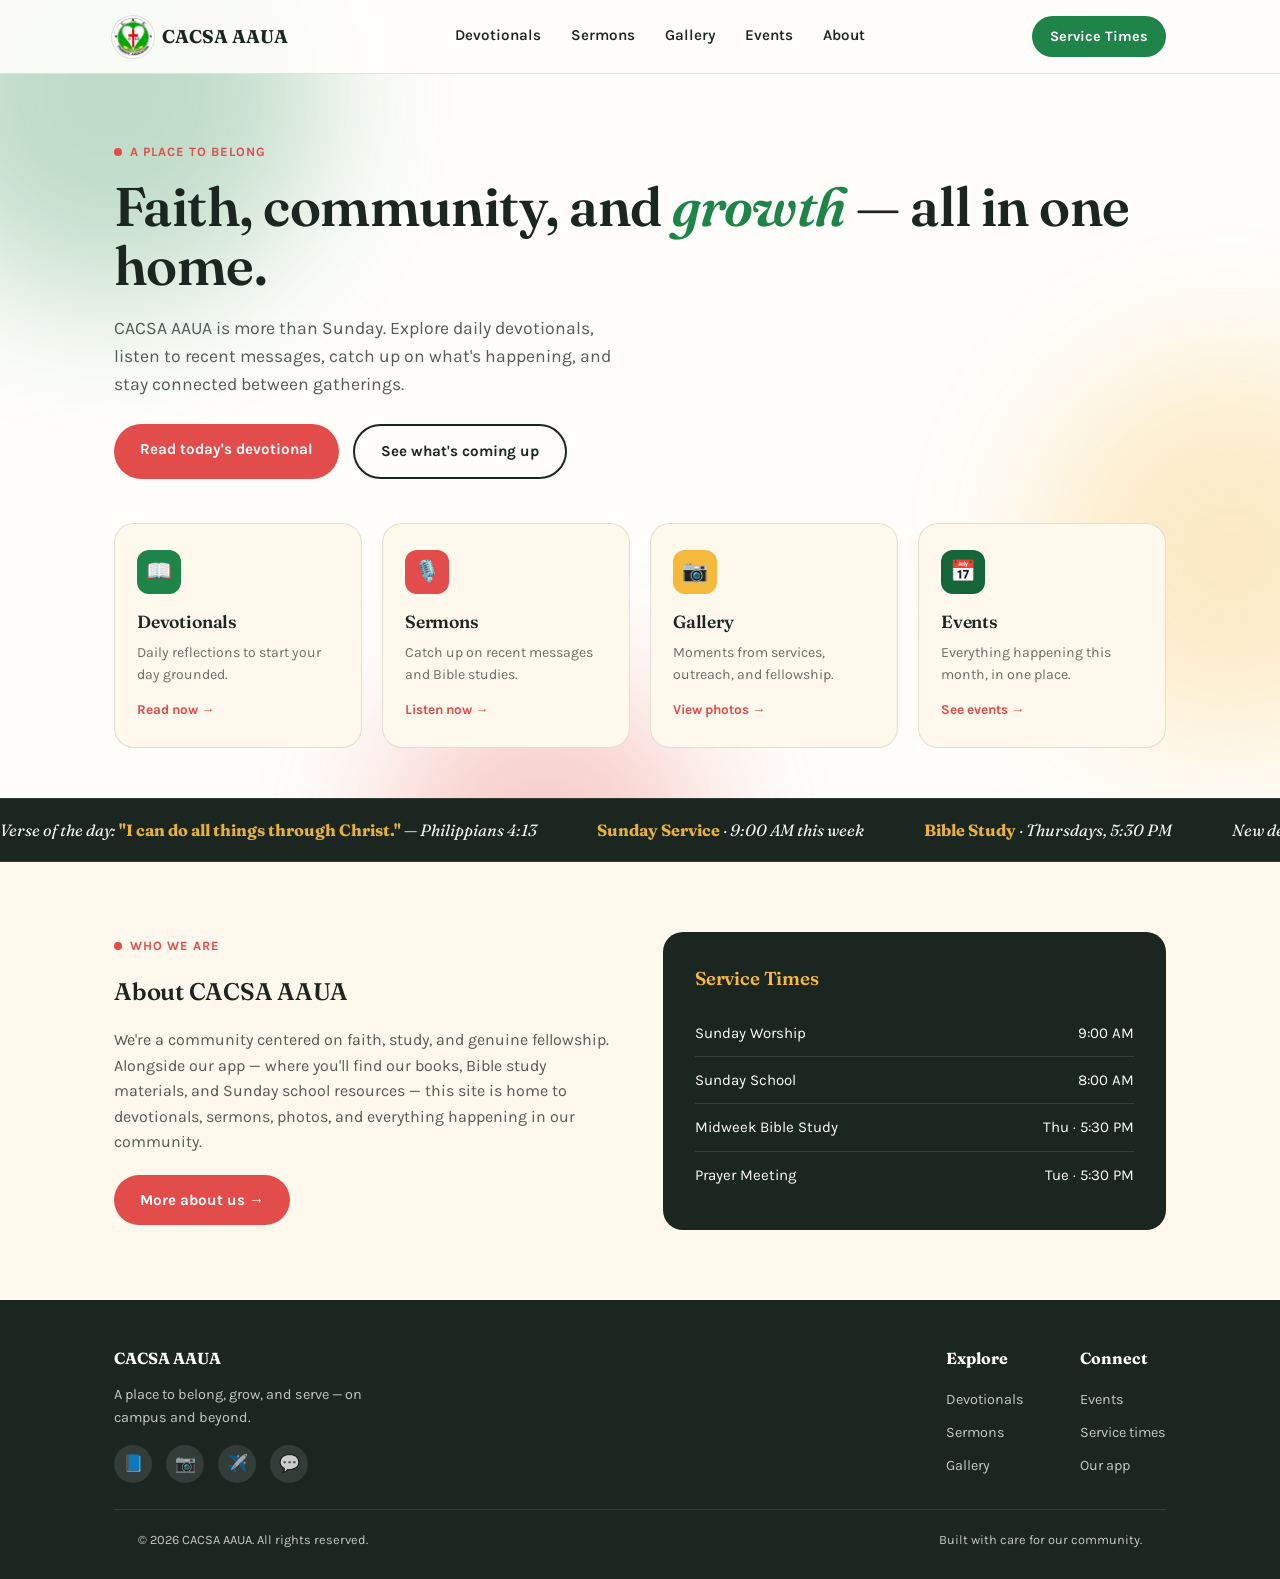
<file: index.html>
<!DOCTYPE html>
<html lang="en">
<head>
<meta charset="UTF-8">
<meta name="viewport" content="width=device-width, initial-scale=1.0">
<title>CACSA AAUA — Home</title>
<link rel="icon" type="image/png" href="logo.png">
<script src="https://identity.netlify.com/v1/netlify-identity-widget.js"></script>
<link rel="preconnect" href="https://fonts.googleapis.com">
<link href="https://fonts.googleapis.com/css2?family=Fraunces:ital,opsz,wght@0,9..144,400;0,9..144,600;0,9..144,700;1,9..144,500&family=Karla:wght@400;500;600;700;800&display=swap" rel="stylesheet">
<link rel="stylesheet" href="style.css">
</head>
<body>
<div class="bg-anim"><span class="b1"></span><span class="b2"></span><span class="b3"></span></div>

<header class="site">
  <nav>
    <a href="index.html" class="brand"><img src="logo.png" alt="CACSA AAUA logo" class="brand-mark"> CACSA AAUA</a>
    <button class="menu-toggle" id="menuToggle" aria-label="Toggle menu" aria-expanded="false">☰</button>
    <div class="navlinks" id="navLinks">
      <a href="devotionals.html" class="">Devotionals</a>
      <a href="sermons.html" class="">Sermons</a>
      <a href="gallery.html" class="">Gallery</a>
      <a href="events.html" class="">Events</a>
      <a href="about.html" class="">About</a>
    </div>
    <a href="about.html" class="nav-cta">Service Times</a>
  </nav>
</header>

<section class="hero">
  <div class="wrap">
    <div class="eyebrow">A place to belong</div>
    <h1>Faith, community, and <em>growth</em> — all in one home.</h1>
    <p class="lede">CACSA AAUA is more than Sunday. Explore daily devotionals, listen to recent messages, catch up on what's happening, and stay connected between gatherings.</p>
    <div style="display:flex; gap:14px; flex-wrap:wrap; margin-bottom:44px;">
      <a href="devotionals.html" class="btn btn-primary">Read today's devotional</a>
      <a href="events.html" class="btn btn-ghost">See what's coming up</a>
    </div>

    <div class="hub-grid">
      <a href="devotionals.html" class="hub-card">
        <div class="ico" style="background:var(--green);">📖</div>
        <h3>Devotionals</h3>
        <p>Daily reflections to start your day grounded.</p>
        <span class="go">Read now →</span>
      </a>
      <a href="sermons.html" class="hub-card">
        <div class="ico" style="background:var(--red);">🎙️</div>
        <h3>Sermons</h3>
        <p>Catch up on recent messages and Bible studies.</p>
        <span class="go">Listen now →</span>
      </a>
      <a href="gallery.html" class="hub-card">
        <div class="ico" style="background:var(--gold); color:var(--ink);">📷</div>
        <h3>Gallery</h3>
        <p>Moments from services, outreach, and fellowship.</p>
        <span class="go">View photos →</span>
      </a>
      <a href="events.html" class="hub-card">
        <div class="ico" style="background:var(--green-dark);">📅</div>
        <h3>Events</h3>
        <p>Everything happening this month, in one place.</p>
        <span class="go">See events →</span>
      </a>
    </div>
  </div>
</section>

<div class="bulletin">
  <div class="bulletin-track" id="bulletinTrack"></div>
</div>

<section class="alt">
  <div class="wrap about-grid">
    <div>
      <div class="eyebrow">Who we are</div>
      <h2 style="margin-bottom:16px;">About CACSA AAUA</h2>
      <p style="color:rgba(27,38,33,0.75); margin-bottom:20px;">We're a community centered on faith, study, and genuine fellowship. Alongside our app — where you'll find our books, Bible study materials, and Sunday school resources — this site is home to devotionals, sermons, photos, and everything happening in our community.</p>
      <a href="about.html" class="btn btn-primary">More about us →</a>
    </div>
    <div class="times-card">
      <h3>Service Times</h3>
      <div class="time-row"><span>Sunday Worship</span><span>9:00 AM</span></div>
      <div class="time-row"><span>Sunday School</span><span>8:00 AM</span></div>
      <div class="time-row"><span>Midweek Bible Study</span><span>Thu · 5:30 PM</span></div>
      <div class="time-row"><span>Prayer Meeting</span><span>Tue · 5:30 PM</span></div>
    </div>
  </div>
</section>

<footer>
  <div class="wrap">
    <div class="footer-inner">
      <div style="max-width:280px;">
        <h4>CACSA AAUA</h4>
        <p style="font-size:0.9rem;">A place to belong, grow, and serve — on campus and beyond.</p>
        <div class="social-links">
          <a href="https://www.facebook.com/CACSAAAUA" target="_blank" rel="noopener" aria-label="Facebook">📘</a>
          <a href="https://www.instagram.com/cacsaaaua" target="_blank" rel="noopener" aria-label="Instagram">📷</a>
          <a href="https://t.me/Cacsafamily" target="_blank" rel="noopener" aria-label="Telegram">✈️</a>
          <a href="https://chat.whatsapp.com/LBywngMGLNALugsoNwS8Ck?s=cl&p=a&mlu=4" target="_blank" rel="noopener" aria-label="WhatsApp">💬</a>
        </div>
      </div>
      <div class="cols">
        <div>
          <h4>Explore</h4>
          <a href="devotionals.html">Devotionals</a>
          <a href="sermons.html">Sermons</a>
          <a href="gallery.html">Gallery</a>
        </div>
        <div>
          <h4>Connect</h4>
          <a href="events.html">Events</a>
          <a href="about.html">Service times</a>
          <a href="https://github.com/eminowatosin0/CACSA-AAUA-APP/releases/download/v1.0/CACSA.AAUA.apk">Our app</a>
        </div>
      </div>
    </div>
    <div class="wrap footer-bottom">
      <span>© 2026 CACSA AAUA. All rights reserved.</span>
      <span>Built with care for our community.</span>
    </div>
  </div>
</footer>

<script src="site.js"></script>
</body>
</html>
</file>
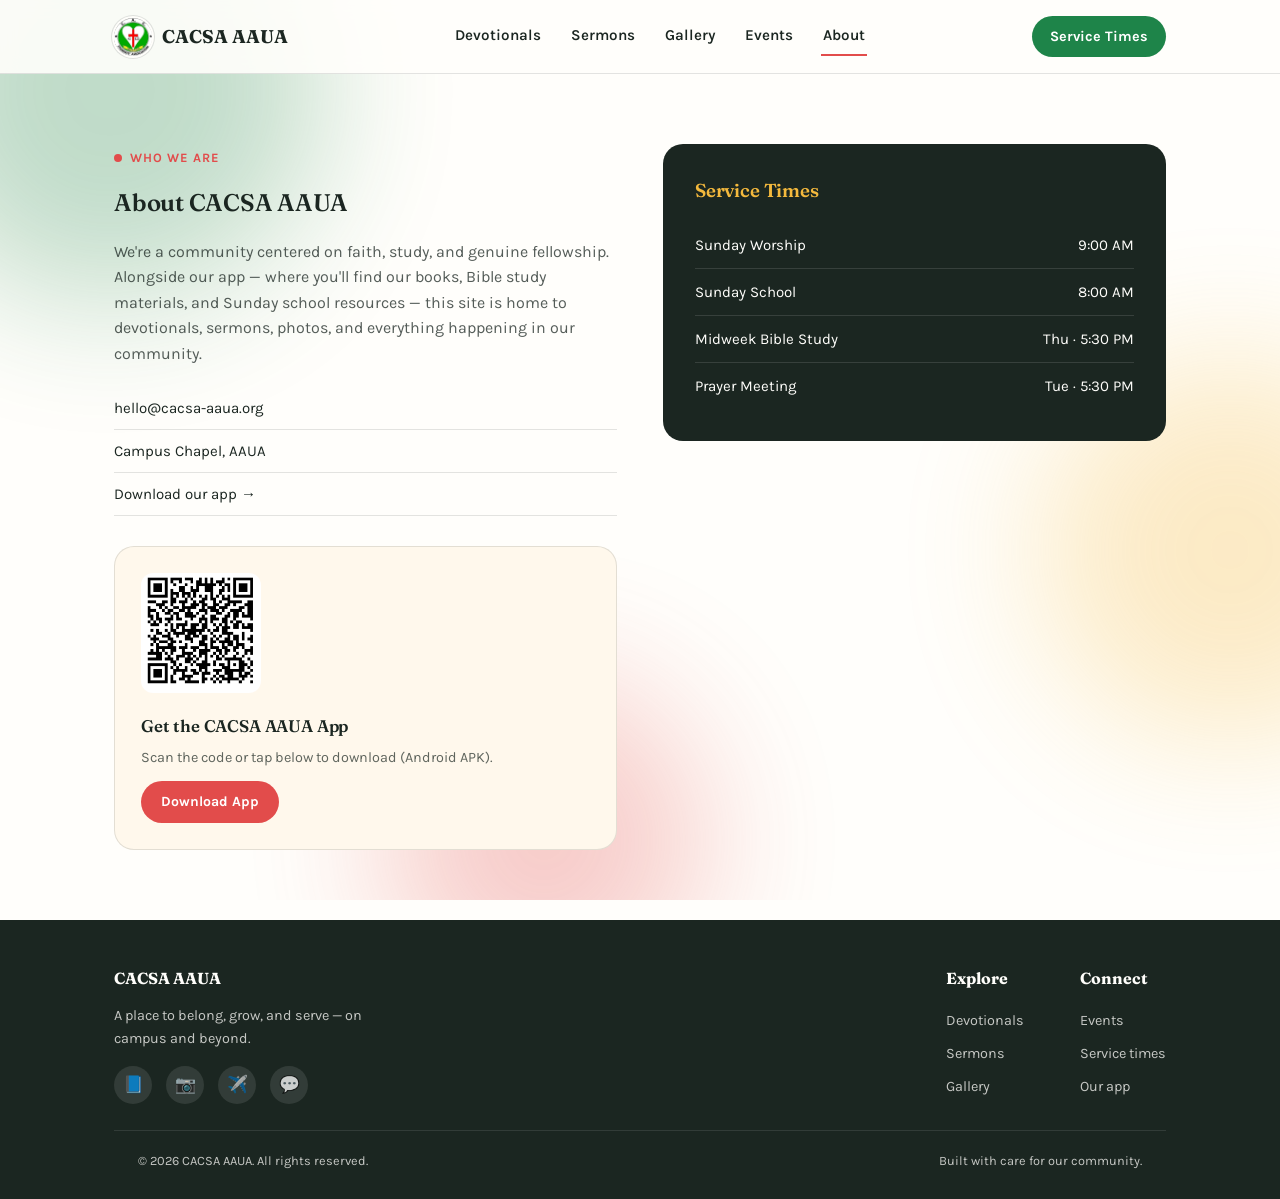
<file: about-1.html>
<!DOCTYPE html>
<html lang="en">
<head>
<meta charset="UTF-8">
<meta name="viewport" content="width=device-width, initial-scale=1.0">
<title>CACSA AAUA — About</title>
<link rel="icon" type="image/png" href="logo.png">
<script src="https://identity.netlify.com/v1/netlify-identity-widget.js"></script>
<link rel="preconnect" href="https://fonts.googleapis.com">
<link href="https://fonts.googleapis.com/css2?family=Fraunces:ital,opsz,wght@0,9..144,400;0,9..144,600;0,9..144,700;1,9..144,500&family=Karla:wght@400;500;600;700;800&display=swap" rel="stylesheet">
<link rel="stylesheet" href="style.css">
</head>
<body>
<div class="bg-anim"><span class="b1"></span><span class="b2"></span><span class="b3"></span></div>

<header class="site">
  <nav>
    <a href="index.html" class="brand"><img src="logo.png" alt="CACSA AAUA logo" class="brand-mark"> CACSA AAUA</a>
    <button class="menu-toggle" id="menuToggle" aria-label="Toggle menu" aria-expanded="false">☰</button>
    <div class="navlinks" id="navLinks">
      <a href="devotionals.html" class="">Devotionals</a>
      <a href="sermons.html" class="">Sermons</a>
      <a href="gallery.html" class="">Gallery</a>
      <a href="events.html" class="">Events</a>
      <a href="about.html" class="active">About</a>
    </div>
    <a href="about.html" class="nav-cta">Service Times</a>
  </nav>
</header>

<section>
  <div class="wrap about-grid">
    <div>
      <div class="eyebrow">Who we are</div>
      <h1 style="margin-bottom:16px;">About CACSA AAUA</h1>
      <p id="aboutBody" style="color:rgba(27,38,33,0.75); margin-bottom:20px;">We're a community centered on faith, study, and genuine fellowship. Alongside our app — where you'll find our books, Bible study materials, and Sunday school resources — this site is home to devotionals, sermons, photos, and everything happening in our community.</p>
      <div class="contact-list">
        <a id="aboutEmail" href="mailto:hello@cacsa-aaua.org">hello@cacsa-aaua.org</a>
        <p id="aboutAddress">Campus Chapel, AAUA</p>
        <a href="https://github.com/eminowatosin0/CACSA-AAUA-APP/releases/download/v1.0/CACSA.AAUA.apk">Download our app →</a>
      </div>
      <div style="margin-top:30px; background:var(--paper); border:1px solid var(--line); border-radius:20px; padding:26px; display:flex; align-items:center; gap:20px; flex-wrap:wrap;">
        <img src="app-qr.jpg" alt="Scan to download the CACSA AAUA app" style="width:120px; height:120px; border-radius:12px; flex-shrink:0;">
        <div>
          <h3 style="font-size:1.05rem; margin-bottom:6px;">Get the CACSA AAUA App</h3>
          <p style="font-size:0.9rem; color:rgba(27,38,33,0.7); margin-bottom:12px;">Scan the code or tap below to download (Android APK).</p>
          <a href="https://github.com/eminowatosin0/CACSA-AAUA-APP/releases/download/v1.0/CACSA.AAUA.apk" class="btn btn-primary" style="padding:10px 20px; font-size:0.88rem;">Download App</a>
        </div>
      </div>
    </div>
    <div class="times-card">
      <h3>Service Times</h3>
      <div class="time-row"><span>Sunday Worship</span><span id="tSunday">9:00 AM</span></div>
      <div class="time-row"><span>Sunday School</span><span id="tSchool">8:00 AM</span></div>
      <div class="time-row"><span>Midweek Bible Study</span><span id="tBible">Thu · 5:30 PM</span></div>
      <div class="time-row"><span>Prayer Meeting</span><span id="tPrayer">Tue · 5:30 PM</span></div>
    </div>
  </div>
</section>

<footer>
  <div class="wrap">
    <div class="footer-inner">
      <div style="max-width:280px;">
        <h4>CACSA AAUA</h4>
        <p style="font-size:0.9rem;">A place to belong, grow, and serve — on campus and beyond.</p>
        <div class="social-links">
          <a href="https://www.facebook.com/CACSAAAUA" target="_blank" rel="noopener" aria-label="Facebook">📘</a>
          <a href="https://www.instagram.com/cacsaaaua" target="_blank" rel="noopener" aria-label="Instagram">📷</a>
          <a href="https://t.me/Cacsafamily" target="_blank" rel="noopener" aria-label="Telegram">✈️</a>
          <a href="https://chat.whatsapp.com/LBywngMGLNALugsoNwS8Ck?s=cl&p=a&mlu=4" target="_blank" rel="noopener" aria-label="WhatsApp">💬</a>
        </div>
      </div>
      <div class="cols">
        <div>
          <h4>Explore</h4>
          <a href="devotionals.html">Devotionals</a>
          <a href="sermons.html">Sermons</a>
          <a href="gallery.html">Gallery</a>
        </div>
        <div>
          <h4>Connect</h4>
          <a href="events.html">Events</a>
          <a href="about.html">Service times</a>
          <a href="https://github.com/eminowatosin0/CACSA-AAUA-APP/releases/download/v1.0/CACSA.AAUA.apk">Our app</a>
        </div>
      </div>
    </div>
    <div class="wrap footer-bottom">
      <span>© 2026 CACSA AAUA. All rights reserved.</span>
      <span>Built with care for our community.</span>
    </div>
  </div>
</footer>

<script src="site.js"></script>
</body>
</html>
</file>
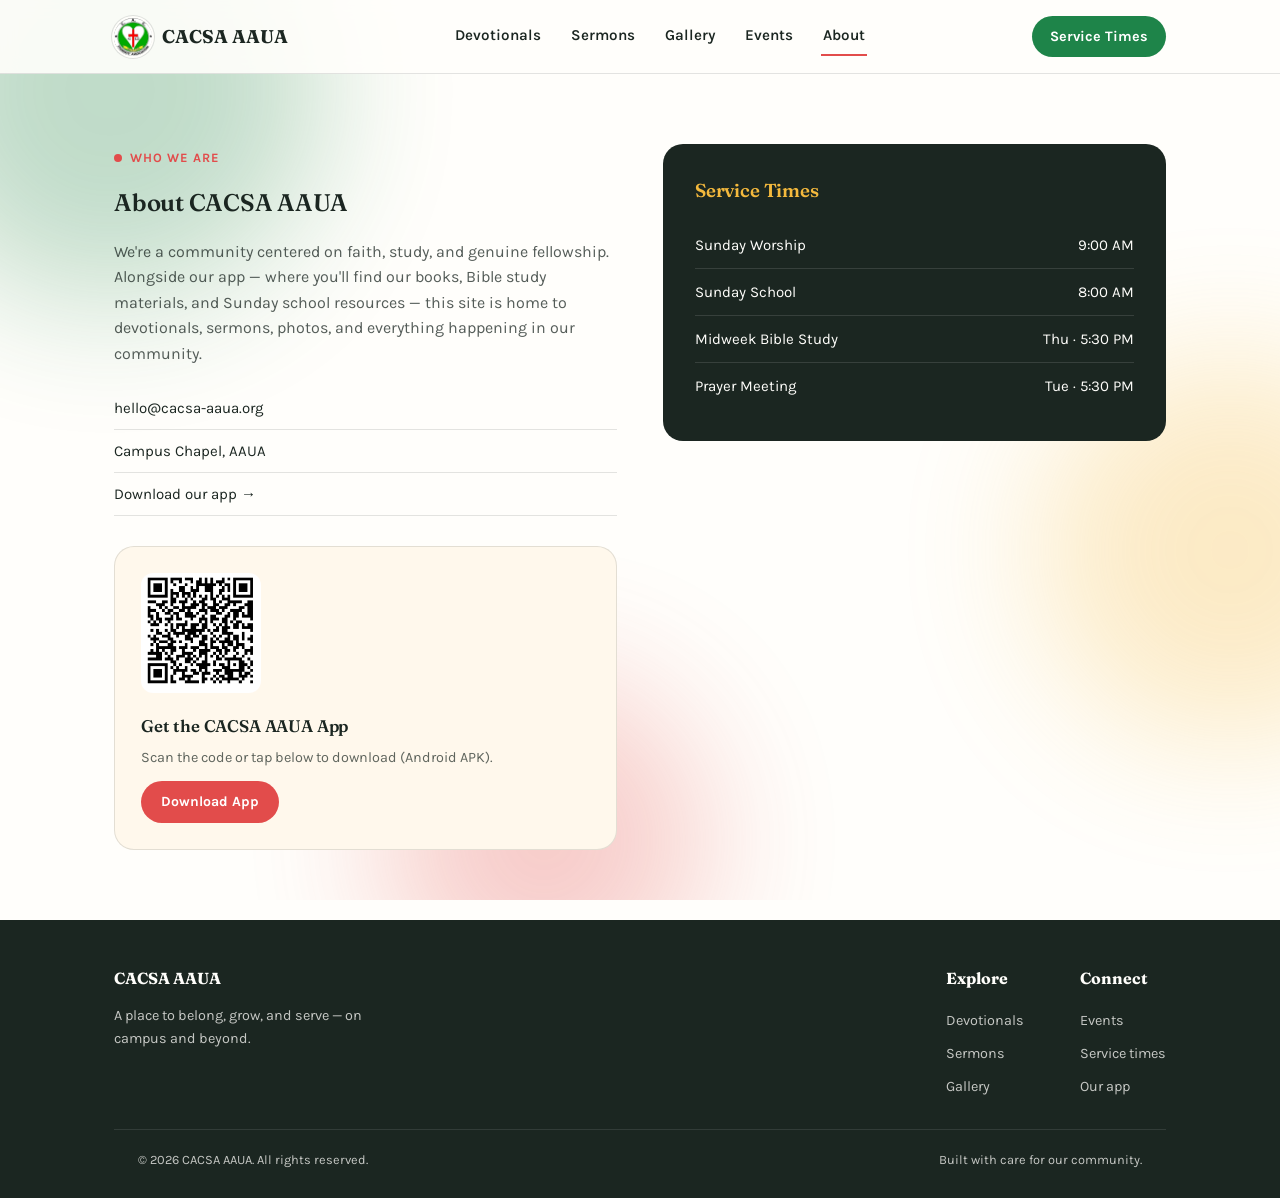
<file: about-2.html>
<!DOCTYPE html>
<html lang="en">
<head>
<meta charset="UTF-8">
<meta name="viewport" content="width=device-width, initial-scale=1.0">
<title>CACSA AAUA — About</title>
<link rel="icon" type="image/png" href="logo.png">
<script src="https://identity.netlify.com/v1/netlify-identity-widget.js"></script>
<link rel="preconnect" href="https://fonts.googleapis.com">
<link href="https://fonts.googleapis.com/css2?family=Fraunces:ital,opsz,wght@0,9..144,400;0,9..144,600;0,9..144,700;1,9..144,500&family=Karla:wght@400;500;600;700;800&display=swap" rel="stylesheet">
<link rel="stylesheet" href="style.css">
</head>
<body>
<div class="bg-anim"><span class="b1"></span><span class="b2"></span><span class="b3"></span></div>

<header class="site">
  <nav>
    <a href="index.html" class="brand"><img src="logo.png" alt="CACSA AAUA logo" class="brand-mark"> CACSA AAUA</a>
    <button class="menu-toggle" id="menuToggle" aria-label="Toggle menu" aria-expanded="false">☰</button>
    <div class="navlinks" id="navLinks">
      <a href="devotionals.html" class="">Devotionals</a>
      <a href="sermons.html" class="">Sermons</a>
      <a href="gallery.html" class="">Gallery</a>
      <a href="events.html" class="">Events</a>
      <a href="about.html" class="active">About</a>
    </div>
    <a href="about.html" class="nav-cta">Service Times</a>
  </nav>
</header>

<section>
  <div class="wrap about-grid">
    <div>
      <div class="eyebrow">Who we are</div>
      <h1 style="margin-bottom:16px;">About CACSA AAUA</h1>
      <p id="aboutBody" style="color:rgba(27,38,33,0.75); margin-bottom:20px;">We're a community centered on faith, study, and genuine fellowship. Alongside our app — where you'll find our books, Bible study materials, and Sunday school resources — this site is home to devotionals, sermons, photos, and everything happening in our community.</p>
      <div class="contact-list">
        <a id="aboutEmail" href="mailto:hello@cacsa-aaua.org">hello@cacsa-aaua.org</a>
        <p id="aboutAddress">Campus Chapel, AAUA</p>
        <a href="https://github.com/eminowatosin0/CACSA-AAUA-APP/releases/download/v1.0/CACSA.AAUA.apk">Download our app →</a>
      </div>
      <div style="margin-top:30px; background:var(--paper); border:1px solid var(--line); border-radius:20px; padding:26px; display:flex; align-items:center; gap:20px; flex-wrap:wrap;">
        <img src="app-qr.jpg" alt="Scan to download the CACSA AAUA app" style="width:120px; height:120px; border-radius:12px; flex-shrink:0;">
        <div>
          <h3 style="font-size:1.05rem; margin-bottom:6px;">Get the CACSA AAUA App</h3>
          <p style="font-size:0.9rem; color:rgba(27,38,33,0.7); margin-bottom:12px;">Scan the code or tap below to download (Android APK).</p>
          <a href="https://github.com/eminowatosin0/CACSA-AAUA-APP/releases/download/v1.0/CACSA.AAUA.apk" class="btn btn-primary" style="padding:10px 20px; font-size:0.88rem;">Download App</a>
        </div>
      </div>
    </div>
    <div class="times-card">
      <h3>Service Times</h3>
      <div class="time-row"><span>Sunday Worship</span><span id="tSunday">9:00 AM</span></div>
      <div class="time-row"><span>Sunday School</span><span id="tSchool">8:00 AM</span></div>
      <div class="time-row"><span>Midweek Bible Study</span><span id="tBible">Thu · 5:30 PM</span></div>
      <div class="time-row"><span>Prayer Meeting</span><span id="tPrayer">Tue · 5:30 PM</span></div>
    </div>
  </div>
</section>

<footer>
  <div class="wrap">
    <div class="footer-inner">
      <div style="max-width:280px;">
        <h4>CACSA AAUA</h4>
        <p style="font-size:0.9rem;">A place to belong, grow, and serve — on campus and beyond.</p>
      </div>
      <div class="cols">
        <div>
          <h4>Explore</h4>
          <a href="devotionals.html">Devotionals</a>
          <a href="sermons.html">Sermons</a>
          <a href="gallery.html">Gallery</a>
        </div>
        <div>
          <h4>Connect</h4>
          <a href="events.html">Events</a>
          <a href="about.html">Service times</a>
          <a href="https://github.com/eminowatosin0/CACSA-AAUA-APP/releases/download/v1.0/CACSA.AAUA.apk">Our app</a>
        </div>
      </div>
    </div>
    <div class="wrap footer-bottom">
      <span>© 2026 CACSA AAUA. All rights reserved.</span>
      <span>Built with care for our community.</span>
    </div>
  </div>
</footer>

<script src="site.js"></script>
</body>
</html>
</file>
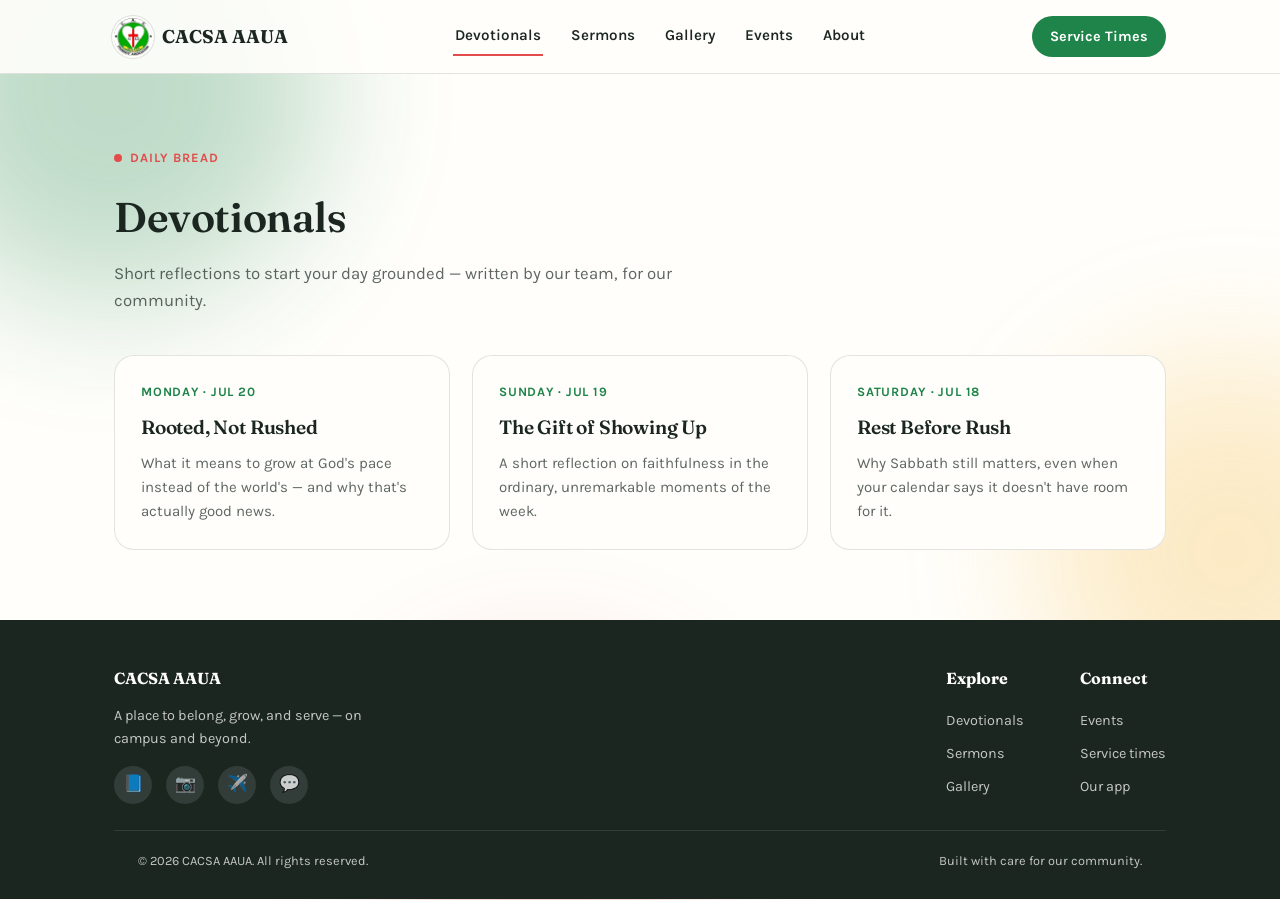
<file: devotionals-1.html>
<!DOCTYPE html>
<html lang="en">
<head>
<meta charset="UTF-8">
<meta name="viewport" content="width=device-width, initial-scale=1.0">
<title>CACSA AAUA — Devotionals</title>
<link rel="icon" type="image/png" href="logo.png">
<script src="https://identity.netlify.com/v1/netlify-identity-widget.js"></script>
<link rel="preconnect" href="https://fonts.googleapis.com">
<link href="https://fonts.googleapis.com/css2?family=Fraunces:ital,opsz,wght@0,9..144,400;0,9..144,600;0,9..144,700;1,9..144,500&family=Karla:wght@400;500;600;700;800&display=swap" rel="stylesheet">
<link rel="stylesheet" href="style.css">
</head>
<body>
<div class="bg-anim"><span class="b1"></span><span class="b2"></span><span class="b3"></span></div>

<header class="site">
  <nav>
    <a href="index.html" class="brand"><img src="logo.png" alt="CACSA AAUA logo" class="brand-mark"> CACSA AAUA</a>
    <button class="menu-toggle" id="menuToggle" aria-label="Toggle menu" aria-expanded="false">☰</button>
    <div class="navlinks" id="navLinks">
      <a href="devotionals.html" class="active">Devotionals</a>
      <a href="sermons.html" class="">Sermons</a>
      <a href="gallery.html" class="">Gallery</a>
      <a href="events.html" class="">Events</a>
      <a href="about.html" class="">About</a>
    </div>
    <a href="about.html" class="nav-cta">Service Times</a>
  </nav>
</header>

<section>
  <div class="wrap">
    <div class="page-head">
      <div class="eyebrow">Daily bread</div>
      <h1>Devotionals</h1>
      <p>Short reflections to start your day grounded — written by our team, for our community.</p>
    </div>
    <div class="card-grid" id="devotionalsGrid"></div>
  </div>
</section>

<footer>
  <div class="wrap">
    <div class="footer-inner">
      <div style="max-width:280px;">
        <h4>CACSA AAUA</h4>
        <p style="font-size:0.9rem;">A place to belong, grow, and serve — on campus and beyond.</p>
        <div class="social-links">
          <a href="https://www.facebook.com/CACSAAAUA" target="_blank" rel="noopener" aria-label="Facebook">📘</a>
          <a href="https://www.instagram.com/cacsaaaua" target="_blank" rel="noopener" aria-label="Instagram">📷</a>
          <a href="https://t.me/Cacsafamily" target="_blank" rel="noopener" aria-label="Telegram">✈️</a>
          <a href="https://chat.whatsapp.com/LBywngMGLNALugsoNwS8Ck?s=cl&p=a&mlu=4" target="_blank" rel="noopener" aria-label="WhatsApp">💬</a>
        </div>
      </div>
      <div class="cols">
        <div>
          <h4>Explore</h4>
          <a href="devotionals.html">Devotionals</a>
          <a href="sermons.html">Sermons</a>
          <a href="gallery.html">Gallery</a>
        </div>
        <div>
          <h4>Connect</h4>
          <a href="events.html">Events</a>
          <a href="about.html">Service times</a>
          <a href="https://github.com/eminowatosin0/CACSA-AAUA-APP/releases/download/v1.0/CACSA.AAUA.apk">Our app</a>
        </div>
      </div>
    </div>
    <div class="wrap footer-bottom">
      <span>© 2026 CACSA AAUA. All rights reserved.</span>
      <span>Built with care for our community.</span>
    </div>
  </div>
</footer>

<script src="site.js"></script>
</body>
</html>
</file>
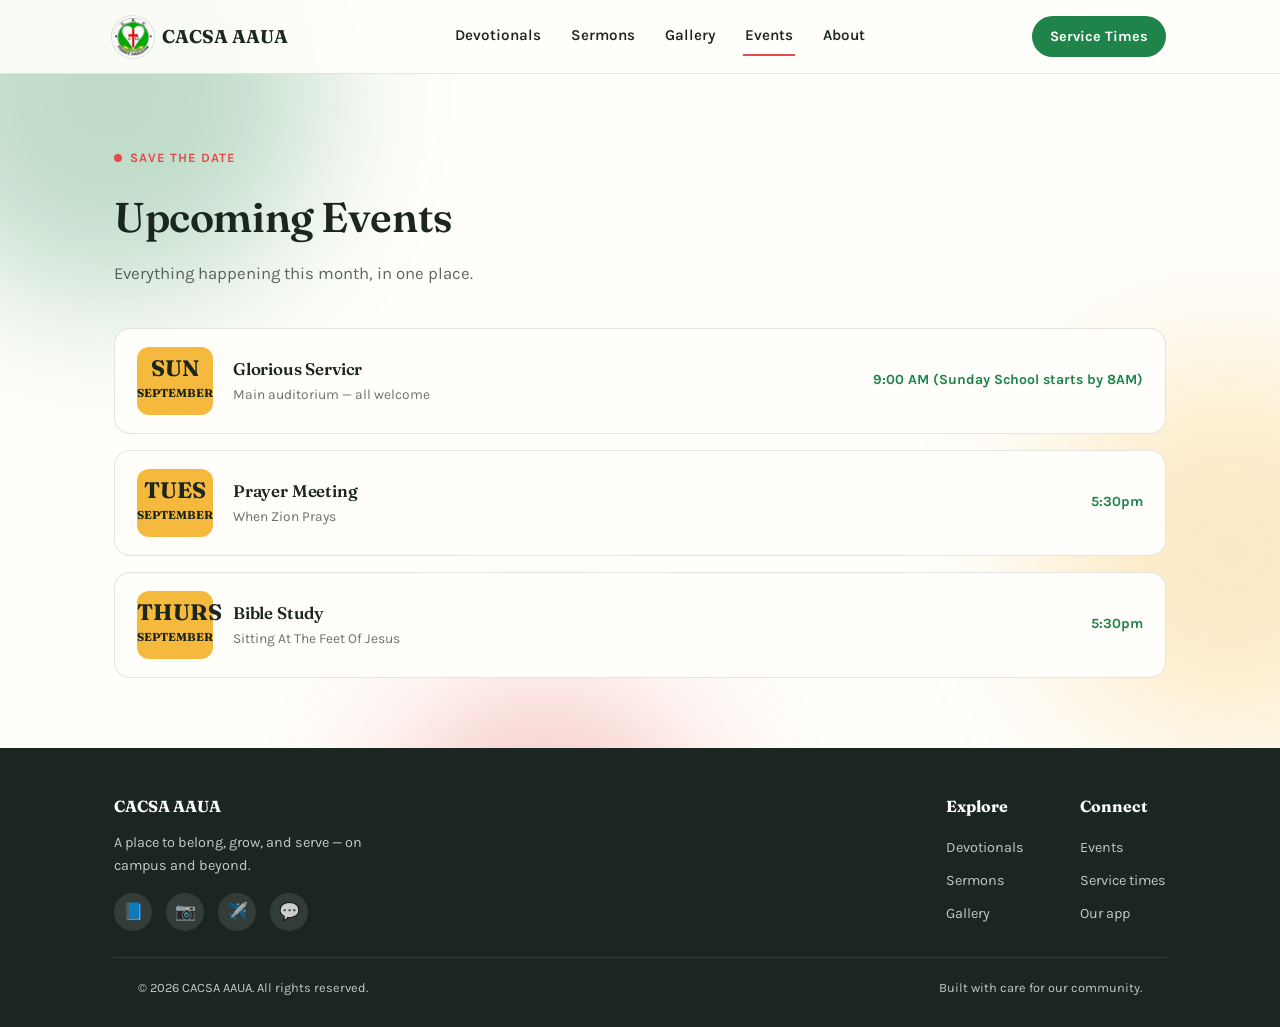
<file: events-1.html>
<!DOCTYPE html>
<html lang="en">
<head>
<meta charset="UTF-8">
<meta name="viewport" content="width=device-width, initial-scale=1.0">
<title>CACSA AAUA — Events</title>
<link rel="icon" type="image/png" href="logo.png">
<script src="https://identity.netlify.com/v1/netlify-identity-widget.js"></script>
<link rel="preconnect" href="https://fonts.googleapis.com">
<link href="https://fonts.googleapis.com/css2?family=Fraunces:ital,opsz,wght@0,9..144,400;0,9..144,600;0,9..144,700;1,9..144,500&family=Karla:wght@400;500;600;700;800&display=swap" rel="stylesheet">
<link rel="stylesheet" href="style.css">
</head>
<body>
<div class="bg-anim"><span class="b1"></span><span class="b2"></span><span class="b3"></span></div>

<header class="site">
  <nav>
    <a href="index.html" class="brand"><img src="logo.png" alt="CACSA AAUA logo" class="brand-mark"> CACSA AAUA</a>
    <button class="menu-toggle" id="menuToggle" aria-label="Toggle menu" aria-expanded="false">☰</button>
    <div class="navlinks" id="navLinks">
      <a href="devotionals.html" class="">Devotionals</a>
      <a href="sermons.html" class="">Sermons</a>
      <a href="gallery.html" class="">Gallery</a>
      <a href="events.html" class="active">Events</a>
      <a href="about.html" class="">About</a>
    </div>
    <a href="about.html" class="nav-cta">Service Times</a>
  </nav>
</header>

<section>
  <div class="wrap">
    <div class="page-head">
      <div class="eyebrow">Save the date</div>
      <h1>Upcoming Events</h1>
      <p>Everything happening this month, in one place.</p>
    </div>
    <div class="events" id="eventsList"></div>
  </div>
</section>

<footer>
  <div class="wrap">
    <div class="footer-inner">
      <div style="max-width:280px;">
        <h4>CACSA AAUA</h4>
        <p style="font-size:0.9rem;">A place to belong, grow, and serve — on campus and beyond.</p>
        <div class="social-links">
          <a href="https://www.facebook.com/CACSAAAUA" target="_blank" rel="noopener" aria-label="Facebook">📘</a>
          <a href="https://www.instagram.com/cacsaaaua" target="_blank" rel="noopener" aria-label="Instagram">📷</a>
          <a href="https://t.me/Cacsafamily" target="_blank" rel="noopener" aria-label="Telegram">✈️</a>
          <a href="https://chat.whatsapp.com/LBywngMGLNALugsoNwS8Ck?s=cl&p=a&mlu=4" target="_blank" rel="noopener" aria-label="WhatsApp">💬</a>
        </div>
      </div>
      <div class="cols">
        <div>
          <h4>Explore</h4>
          <a href="devotionals.html">Devotionals</a>
          <a href="sermons.html">Sermons</a>
          <a href="gallery.html">Gallery</a>
        </div>
        <div>
          <h4>Connect</h4>
          <a href="events.html">Events</a>
          <a href="about.html">Service times</a>
          <a href="https://github.com/eminowatosin0/CACSA-AAUA-APP/releases/download/v1.0/CACSA.AAUA.apk">Our app</a>
        </div>
      </div>
    </div>
    <div class="wrap footer-bottom">
      <span>© 2026 CACSA AAUA. All rights reserved.</span>
      <span>Built with care for our community.</span>
    </div>
  </div>
</footer>

<script src="site.js"></script>
</body>
</html>
</file>
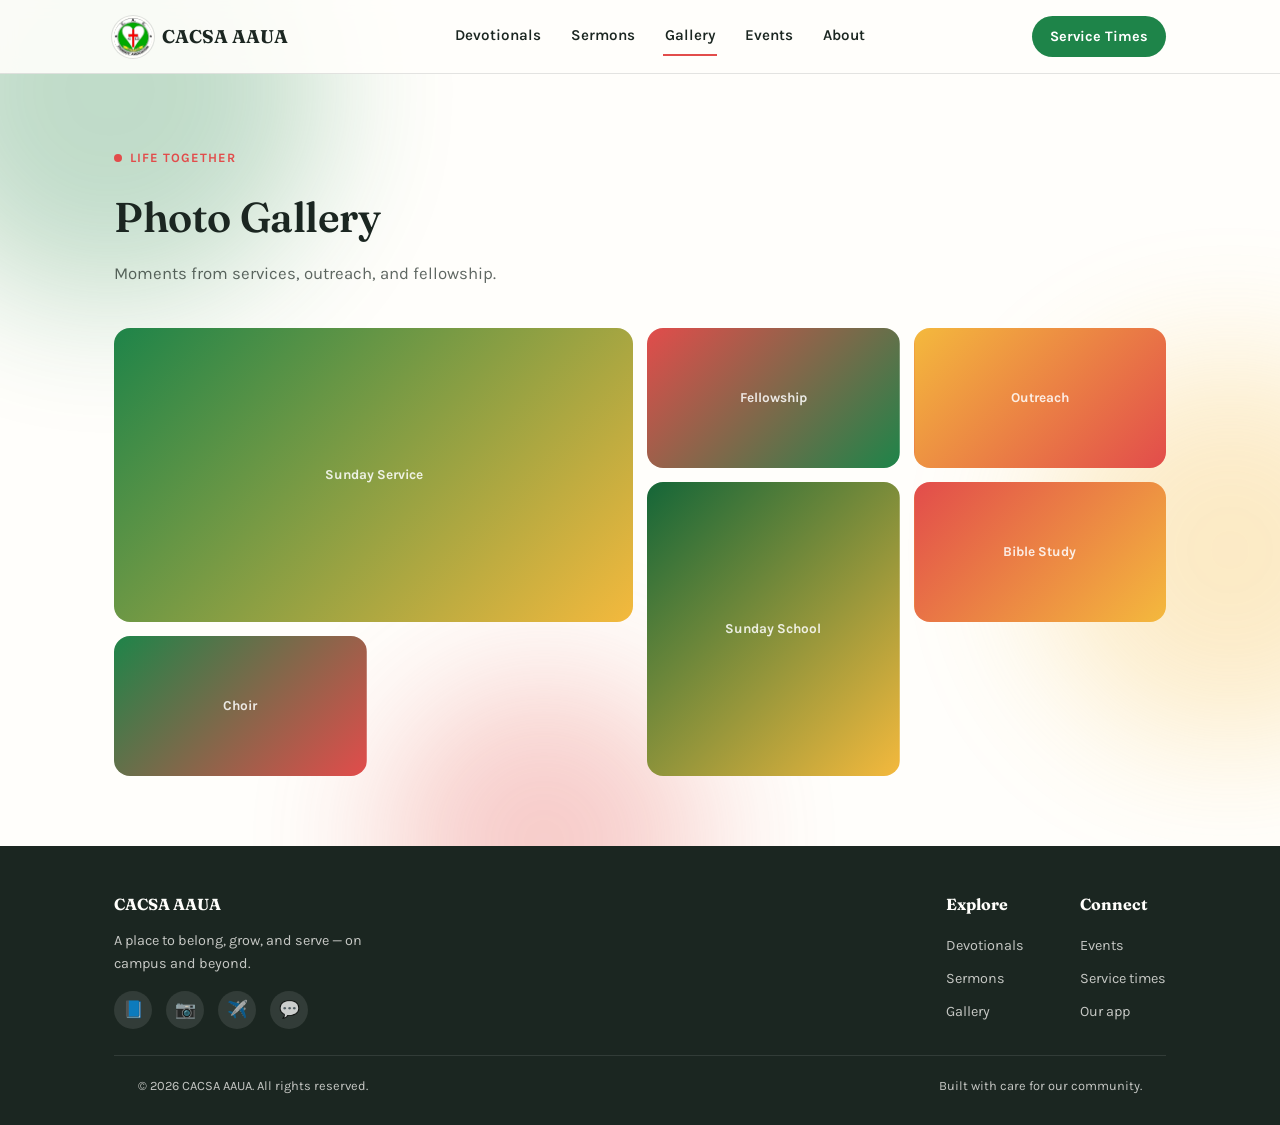
<file: gallery-1.html>
<!DOCTYPE html>
<html lang="en">
<head>
<meta charset="UTF-8">
<meta name="viewport" content="width=device-width, initial-scale=1.0">
<title>CACSA AAUA — Gallery</title>
<link rel="icon" type="image/png" href="logo.png">
<script src="https://identity.netlify.com/v1/netlify-identity-widget.js"></script>
<link rel="preconnect" href="https://fonts.googleapis.com">
<link href="https://fonts.googleapis.com/css2?family=Fraunces:ital,opsz,wght@0,9..144,400;0,9..144,600;0,9..144,700;1,9..144,500&family=Karla:wght@400;500;600;700;800&display=swap" rel="stylesheet">
<link rel="stylesheet" href="style.css">
</head>
<body>
<div class="bg-anim"><span class="b1"></span><span class="b2"></span><span class="b3"></span></div>

<header class="site">
  <nav>
    <a href="index.html" class="brand"><img src="logo.png" alt="CACSA AAUA logo" class="brand-mark"> CACSA AAUA</a>
    <button class="menu-toggle" id="menuToggle" aria-label="Toggle menu" aria-expanded="false">☰</button>
    <div class="navlinks" id="navLinks">
      <a href="devotionals.html" class="">Devotionals</a>
      <a href="sermons.html" class="">Sermons</a>
      <a href="gallery.html" class="active">Gallery</a>
      <a href="events.html" class="">Events</a>
      <a href="about.html" class="">About</a>
    </div>
    <a href="about.html" class="nav-cta">Service Times</a>
  </nav>
</header>

<section>
  <div class="wrap">
    <div class="page-head">
      <div class="eyebrow">Life together</div>
      <h1>Photo Gallery</h1>
      <p>Moments from services, outreach, and fellowship.</p>
    </div>
    <div class="gallery-grid" id="galleryGrid"></div>
  </div>
</section>

<footer>
  <div class="wrap">
    <div class="footer-inner">
      <div style="max-width:280px;">
        <h4>CACSA AAUA</h4>
        <p style="font-size:0.9rem;">A place to belong, grow, and serve — on campus and beyond.</p>
        <div class="social-links">
          <a href="https://www.facebook.com/CACSAAAUA" target="_blank" rel="noopener" aria-label="Facebook">📘</a>
          <a href="https://www.instagram.com/cacsaaaua" target="_blank" rel="noopener" aria-label="Instagram">📷</a>
          <a href="https://t.me/Cacsafamily" target="_blank" rel="noopener" aria-label="Telegram">✈️</a>
          <a href="https://chat.whatsapp.com/LBywngMGLNALugsoNwS8Ck?s=cl&p=a&mlu=4" target="_blank" rel="noopener" aria-label="WhatsApp">💬</a>
        </div>
      </div>
      <div class="cols">
        <div>
          <h4>Explore</h4>
          <a href="devotionals.html">Devotionals</a>
          <a href="sermons.html">Sermons</a>
          <a href="gallery.html">Gallery</a>
        </div>
        <div>
          <h4>Connect</h4>
          <a href="events.html">Events</a>
          <a href="about.html">Service times</a>
          <a href="https://github.com/eminowatosin0/CACSA-AAUA-APP/releases/download/v1.0/CACSA.AAUA.apk">Our app</a>
        </div>
      </div>
    </div>
    <div class="wrap footer-bottom">
      <span>© 2026 CACSA AAUA. All rights reserved.</span>
      <span>Built with care for our community.</span>
    </div>
  </div>
</footer>

<script src="site.js"></script>
</body>
</html>
</file>
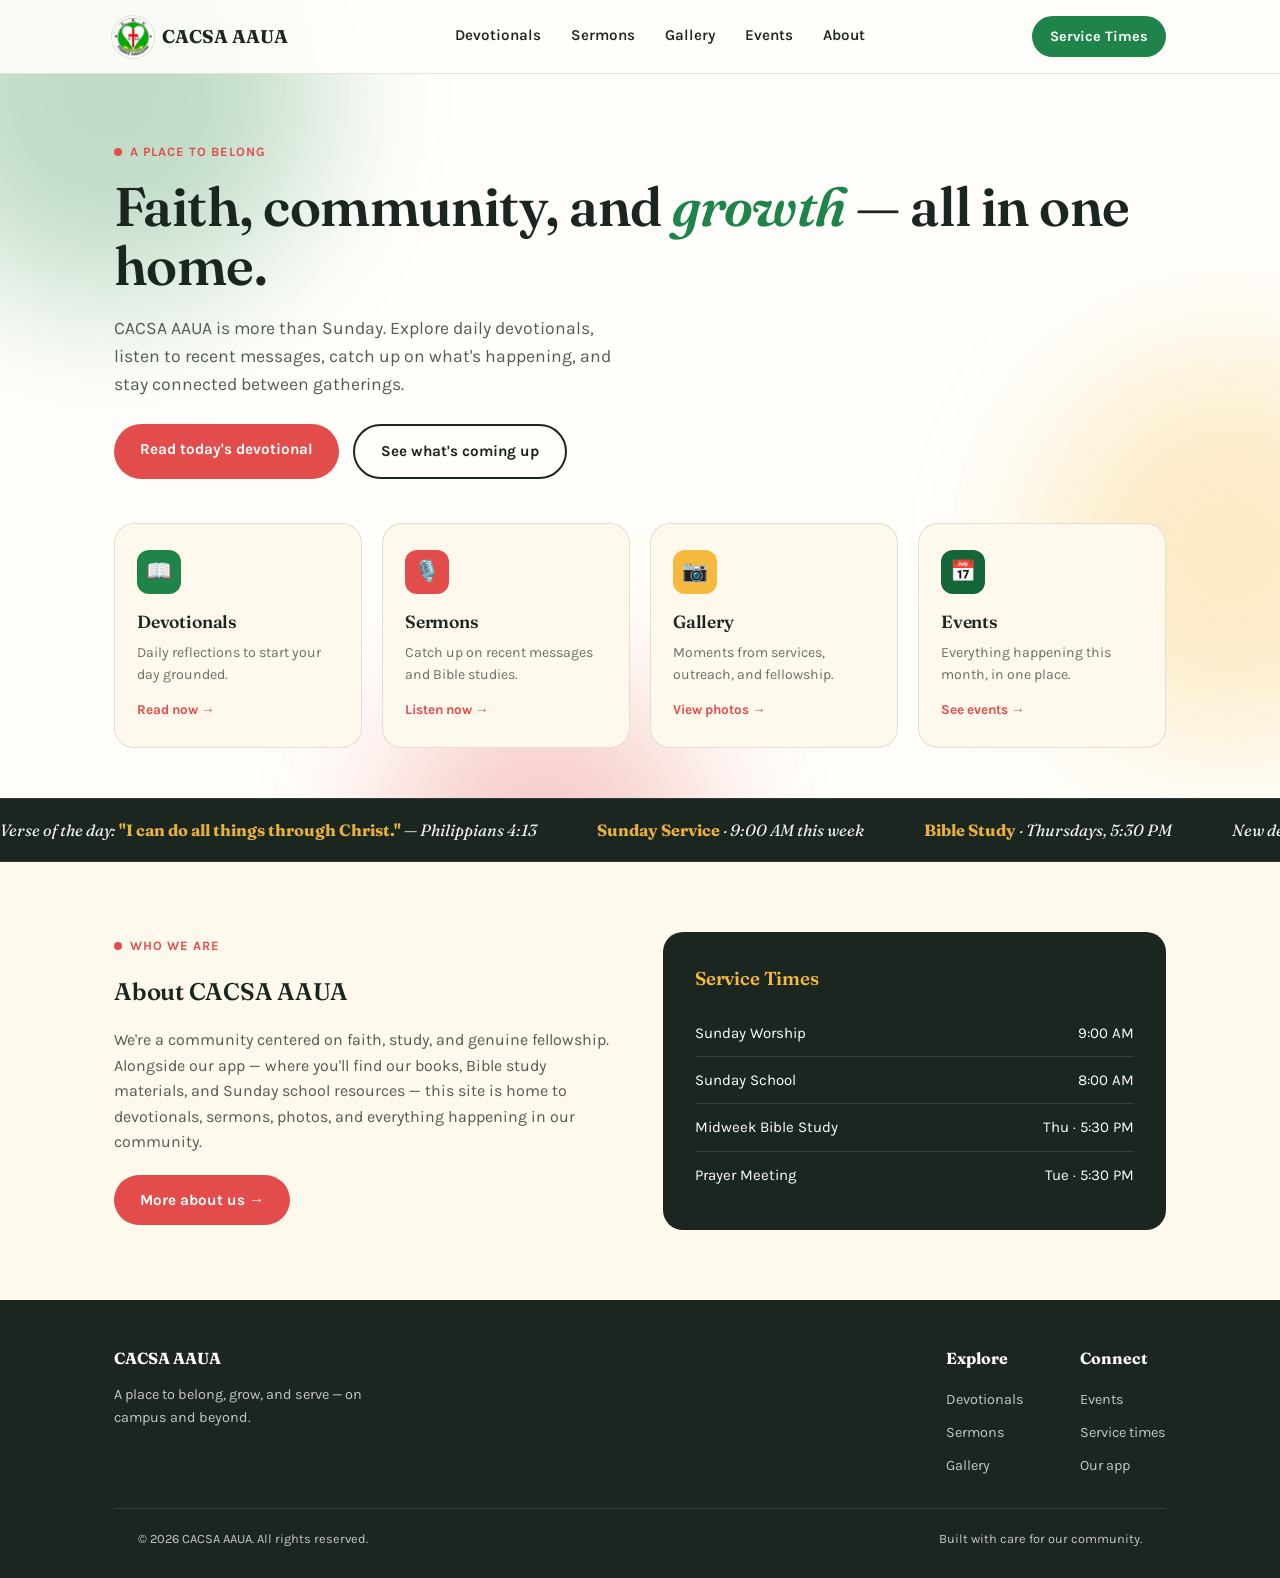
<file: index-2.html>
<!DOCTYPE html>
<html lang="en">
<head>
<meta charset="UTF-8">
<meta name="viewport" content="width=device-width, initial-scale=1.0">
<title>CACSA AAUA — Home</title>
<link rel="icon" type="image/png" href="logo.png">
<script src="https://identity.netlify.com/v1/netlify-identity-widget.js"></script>
<link rel="preconnect" href="https://fonts.googleapis.com">
<link href="https://fonts.googleapis.com/css2?family=Fraunces:ital,opsz,wght@0,9..144,400;0,9..144,600;0,9..144,700;1,9..144,500&family=Karla:wght@400;500;600;700;800&display=swap" rel="stylesheet">
<link rel="stylesheet" href="style.css">
</head>
<body>
<div class="bg-anim"><span class="b1"></span><span class="b2"></span><span class="b3"></span></div>

<header class="site">
  <nav>
    <a href="index.html" class="brand"><img src="logo.png" alt="CACSA AAUA logo" class="brand-mark"> CACSA AAUA</a>
    <button class="menu-toggle" id="menuToggle" aria-label="Toggle menu" aria-expanded="false">☰</button>
    <div class="navlinks" id="navLinks">
      <a href="devotionals.html" class="">Devotionals</a>
      <a href="sermons.html" class="">Sermons</a>
      <a href="gallery.html" class="">Gallery</a>
      <a href="events.html" class="">Events</a>
      <a href="about.html" class="">About</a>
    </div>
    <a href="about.html" class="nav-cta">Service Times</a>
  </nav>
</header>

<section class="hero">
  <div class="wrap">
    <div class="eyebrow">A place to belong</div>
    <h1>Faith, community, and <em>growth</em> — all in one home.</h1>
    <p class="lede">CACSA AAUA is more than Sunday. Explore daily devotionals, listen to recent messages, catch up on what's happening, and stay connected between gatherings.</p>
    <div style="display:flex; gap:14px; flex-wrap:wrap; margin-bottom:44px;">
      <a href="devotionals.html" class="btn btn-primary">Read today's devotional</a>
      <a href="events.html" class="btn btn-ghost">See what's coming up</a>
    </div>

    <div class="hub-grid">
      <a href="devotionals.html" class="hub-card">
        <div class="ico" style="background:var(--green);">📖</div>
        <h3>Devotionals</h3>
        <p>Daily reflections to start your day grounded.</p>
        <span class="go">Read now →</span>
      </a>
      <a href="sermons.html" class="hub-card">
        <div class="ico" style="background:var(--red);">🎙️</div>
        <h3>Sermons</h3>
        <p>Catch up on recent messages and Bible studies.</p>
        <span class="go">Listen now →</span>
      </a>
      <a href="gallery.html" class="hub-card">
        <div class="ico" style="background:var(--gold); color:var(--ink);">📷</div>
        <h3>Gallery</h3>
        <p>Moments from services, outreach, and fellowship.</p>
        <span class="go">View photos →</span>
      </a>
      <a href="events.html" class="hub-card">
        <div class="ico" style="background:var(--green-dark);">📅</div>
        <h3>Events</h3>
        <p>Everything happening this month, in one place.</p>
        <span class="go">See events →</span>
      </a>
    </div>
  </div>
</section>

<div class="bulletin">
  <div class="bulletin-track" id="bulletinTrack"></div>
</div>

<section class="alt">
  <div class="wrap about-grid">
    <div>
      <div class="eyebrow">Who we are</div>
      <h2 style="margin-bottom:16px;">About CACSA AAUA</h2>
      <p style="color:rgba(27,38,33,0.75); margin-bottom:20px;">We're a community centered on faith, study, and genuine fellowship. Alongside our app — where you'll find our books, Bible study materials, and Sunday school resources — this site is home to devotionals, sermons, photos, and everything happening in our community.</p>
      <a href="about.html" class="btn btn-primary">More about us →</a>
    </div>
    <div class="times-card">
      <h3>Service Times</h3>
      <div class="time-row"><span>Sunday Worship</span><span>9:00 AM</span></div>
      <div class="time-row"><span>Sunday School</span><span>8:00 AM</span></div>
      <div class="time-row"><span>Midweek Bible Study</span><span>Thu · 5:30 PM</span></div>
      <div class="time-row"><span>Prayer Meeting</span><span>Tue · 5:30 PM</span></div>
    </div>
  </div>
</section>

<footer>
  <div class="wrap">
    <div class="footer-inner">
      <div style="max-width:280px;">
        <h4>CACSA AAUA</h4>
        <p style="font-size:0.9rem;">A place to belong, grow, and serve — on campus and beyond.</p>
      </div>
      <div class="cols">
        <div>
          <h4>Explore</h4>
          <a href="devotionals.html">Devotionals</a>
          <a href="sermons.html">Sermons</a>
          <a href="gallery.html">Gallery</a>
        </div>
        <div>
          <h4>Connect</h4>
          <a href="events.html">Events</a>
          <a href="about.html">Service times</a>
          <a href="https://github.com/eminowatosin0/CACSA-AAUA-APP/releases/download/v1.0/CACSA.AAUA.apk">Our app</a>
        </div>
      </div>
    </div>
    <div class="wrap footer-bottom">
      <span>© 2026 CACSA AAUA. All rights reserved.</span>
      <span>Built with care for our community.</span>
    </div>
  </div>
</footer>

<script src="site.js"></script>
</body>
</html>
</file>
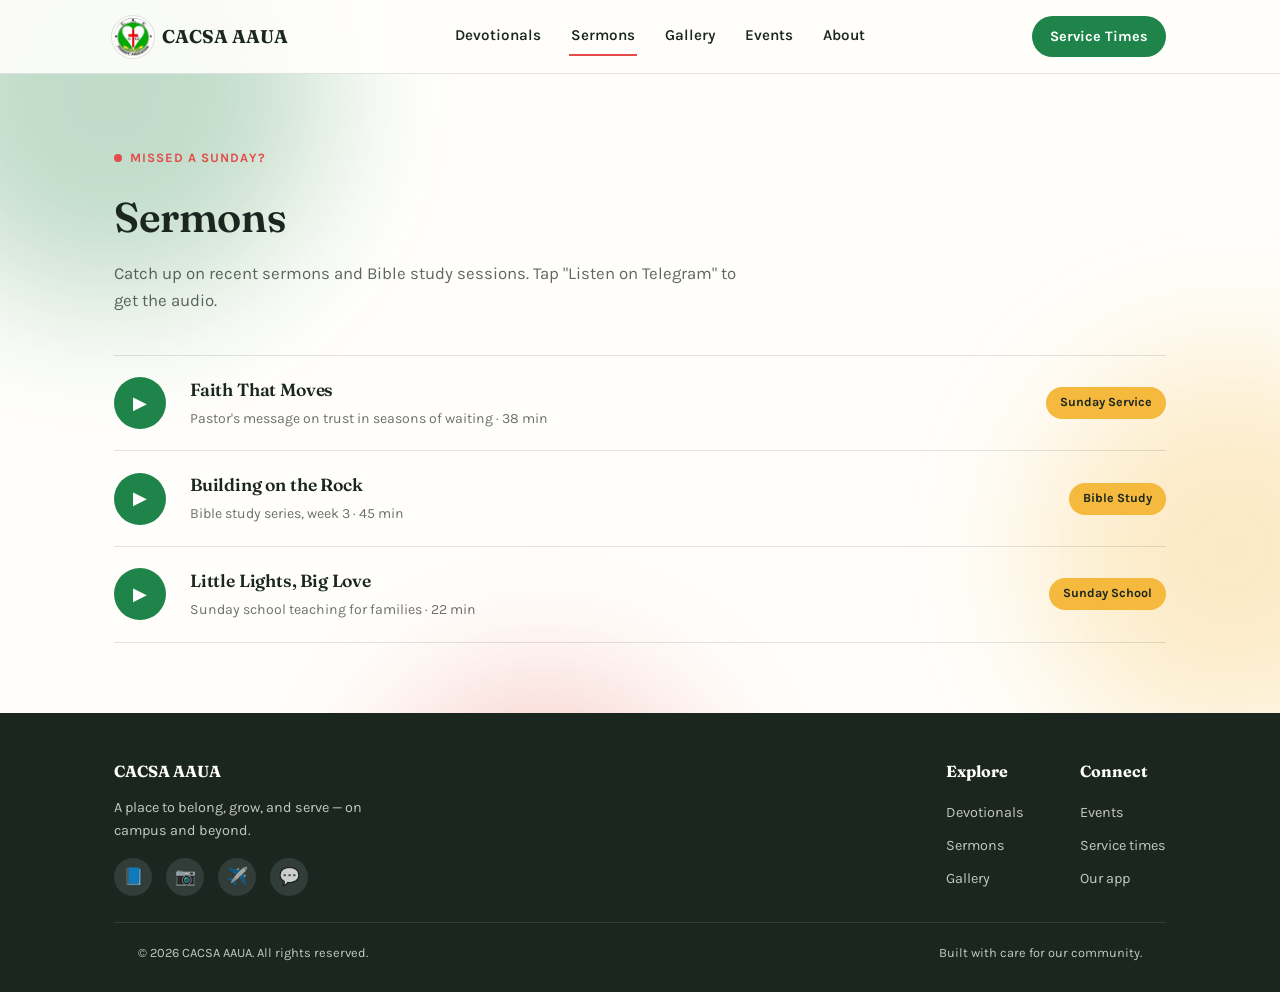
<file: sermons-1.html>
<!DOCTYPE html>
<html lang="en">
<head>
<meta charset="UTF-8">
<meta name="viewport" content="width=device-width, initial-scale=1.0">
<title>CACSA AAUA — Sermons</title>
<link rel="icon" type="image/png" href="logo.png">
<script src="https://identity.netlify.com/v1/netlify-identity-widget.js"></script>
<link rel="preconnect" href="https://fonts.googleapis.com">
<link href="https://fonts.googleapis.com/css2?family=Fraunces:ital,opsz,wght@0,9..144,400;0,9..144,600;0,9..144,700;1,9..144,500&family=Karla:wght@400;500;600;700;800&display=swap" rel="stylesheet">
<link rel="stylesheet" href="style.css">
</head>
<body>
<div class="bg-anim"><span class="b1"></span><span class="b2"></span><span class="b3"></span></div>

<header class="site">
  <nav>
    <a href="index.html" class="brand"><img src="logo.png" alt="CACSA AAUA logo" class="brand-mark"> CACSA AAUA</a>
    <button class="menu-toggle" id="menuToggle" aria-label="Toggle menu" aria-expanded="false">☰</button>
    <div class="navlinks" id="navLinks">
      <a href="devotionals.html" class="">Devotionals</a>
      <a href="sermons.html" class="active">Sermons</a>
      <a href="gallery.html" class="">Gallery</a>
      <a href="events.html" class="">Events</a>
      <a href="about.html" class="">About</a>
    </div>
    <a href="about.html" class="nav-cta">Service Times</a>
  </nav>
</header>

<section>
  <div class="wrap">
    <div class="page-head">
      <div class="eyebrow">Missed a Sunday?</div>
      <h1>Sermons</h1>
      <p>Catch up on recent sermons and Bible study sessions. Tap "Listen on Telegram" to get the audio.</p>
    </div>
    <div class="sermon-list" id="sermonList"></div>
  </div>
</section>

<footer>
  <div class="wrap">
    <div class="footer-inner">
      <div style="max-width:280px;">
        <h4>CACSA AAUA</h4>
        <p style="font-size:0.9rem;">A place to belong, grow, and serve — on campus and beyond.</p>
        <div class="social-links">
          <a href="https://www.facebook.com/CACSAAAUA" target="_blank" rel="noopener" aria-label="Facebook">📘</a>
          <a href="https://www.instagram.com/cacsaaaua" target="_blank" rel="noopener" aria-label="Instagram">📷</a>
          <a href="https://t.me/Cacsafamily" target="_blank" rel="noopener" aria-label="Telegram">✈️</a>
          <a href="https://chat.whatsapp.com/LBywngMGLNALugsoNwS8Ck?s=cl&p=a&mlu=4" target="_blank" rel="noopener" aria-label="WhatsApp">💬</a>
        </div>
      </div>
      <div class="cols">
        <div>
          <h4>Explore</h4>
          <a href="devotionals.html">Devotionals</a>
          <a href="sermons.html">Sermons</a>
          <a href="gallery.html">Gallery</a>
        </div>
        <div>
          <h4>Connect</h4>
          <a href="events.html">Events</a>
          <a href="about.html">Service times</a>
          <a href="https://github.com/eminowatosin0/CACSA-AAUA-APP/releases/download/v1.0/CACSA.AAUA.apk">Our app</a>
        </div>
      </div>
    </div>
    <div class="wrap footer-bottom">
      <span>© 2026 CACSA AAUA. All rights reserved.</span>
      <span>Built with care for our community.</span>
    </div>
  </div>
</footer>

<script src="site.js"></script>
</body>
</html>
</file>
<file: style.css>
:root{
  --green:#1E8449;
  --green-dark:#146638;
  --red:#E24C4B;
  --gold:#F4B93D;
  --cream:#FFFEFB;
  --paper:#FFF8EC;
  --ink:#1B2621;
  --line: rgba(27,38,33,0.12);
}
*{box-sizing:border-box; margin:0; padding:0;}
html{scroll-behavior:smooth;}
body{
  background:var(--cream);
  color:var(--ink);
  font-family:'Karla', sans-serif;
  line-height:1.6;
  position:relative;
  overflow-x:hidden;
}
h1,h2,h3, .display{
  font-family:'Fraunces', serif;
  font-weight:600;
  letter-spacing:-0.01em;
}
a{color:inherit; text-decoration:none;}
img{max-width:100%; display:block;}
.wrap{max-width:1100px; margin:0 auto; padding:0 24px;}
a:focus-visible, button:focus-visible{ outline:3px solid var(--green); outline-offset:3px; }

/* Animated ambient background — three soft blobs in the logo's colors, drifting slowly */
.bg-anim{
  position:fixed; inset:0; z-index:-1; overflow:hidden; pointer-events:none;
}
.bg-anim span{
  position:absolute; border-radius:50%; filter:blur(70px); opacity:0.28;
}
.bg-anim .b1{ width:420px; height:420px; background:var(--green); top:-120px; left:-100px; animation:float1 22s ease-in-out infinite; }
.bg-anim .b2{ width:380px; height:380px; background:var(--gold); top:40%; right:-140px; animation:float2 26s ease-in-out infinite; }
.bg-anim .b3{ width:320px; height:320px; background:var(--red); bottom:-100px; left:30%; animation:float3 24s ease-in-out infinite; }
@keyframes float1{ 0%,100%{transform:translate(0,0);} 50%{transform:translate(60px,80px);} }
@keyframes float2{ 0%,100%{transform:translate(0,0);} 50%{transform:translate(-70px,60px);} }
@keyframes float3{ 0%,100%{transform:translate(0,0);} 50%{transform:translate(50px,-60px);} }
@media (prefers-reduced-motion: reduce){
  *{animation-duration:0.01ms !important; transition-duration:0.01ms !important;}
}

/* NAV */
header.site{ position:sticky; top:0; z-index:50; background:rgba(255,254,251,0.9); backdrop-filter:blur(8px); border-bottom:1px solid var(--line); }
nav{ display:flex; align-items:center; justify-content:space-between; padding:16px 24px; max-width:1100px; margin:0 auto; }
.brand{ display:flex; align-items:center; gap:10px; font-family:'Fraunces', serif; font-weight:700; font-size:1.15rem; }
.brand-mark{ width:38px; height:38px; border-radius:50%; object-fit:cover; flex-shrink:0; box-shadow:0 0 0 2px var(--cream), 0 0 0 3px var(--line); }
.navlinks{ display:flex; gap:26px; font-weight:600; font-size:0.95rem; }
.navlinks a{ padding:6px 2px; border-bottom:2px solid transparent; transition:border-color .2s; }
.navlinks a:hover, .navlinks a.active{ border-color:var(--red); }
.nav-cta{ background:var(--green); color:#fff; padding:9px 18px; border-radius:100px; font-weight:700; font-size:0.9rem; }
.menu-toggle{ display:none; background:none; border:none; font-size:1.6rem; cursor:pointer; color:var(--ink); }
@media (max-width:820px){
  .navlinks{ position:absolute; top:100%; left:0; right:0; background:var(--cream); flex-direction:column; gap:0; border-bottom:1px solid var(--line); max-height:0; overflow:hidden; transition:max-height .3s ease; }
  .navlinks.open{max-height:400px;}
  .navlinks a{ padding:14px 24px; border-bottom:1px solid var(--line); width:100%; }
  .menu-toggle{display:block;}
  .nav-cta{display:none;}
}

/* HERO */
.hero{ padding:64px 24px 50px; position:relative; }
.eyebrow{ display:inline-flex; align-items:center; gap:8px; font-weight:700; font-size:0.8rem; letter-spacing:0.08em; text-transform:uppercase; color:var(--red); margin-bottom:16px; }
.eyebrow::before{ content:''; width:8px; height:8px; border-radius:50%; background:var(--red); }
.hero h1{ font-size:clamp(2.2rem, 5vw, 3.4rem); line-height:1.08; margin-bottom:18px; }
.hero h1 em{ font-style:italic; color:var(--green); }
.hero p.lede{ font-size:1.1rem; color:rgba(27,38,33,0.75); max-width:52ch; margin-bottom:26px; }
.btn{ display:inline-block; padding:13px 26px; border-radius:100px; font-weight:700; font-size:0.95rem; transition:transform .15s ease, box-shadow .15s ease; }
.btn-primary{ background:var(--red); color:#fff; }
.btn-primary:hover{ transform:translateY(-2px); box-shadow:0 10px 24px rgba(226,76,75,0.35); }
.btn-ghost{ border:2px solid var(--ink); color:var(--ink); }
.btn-ghost:hover{ background:var(--ink); color:var(--cream); }

/* PAGE HUB — the nav cards linking to each section page */
.hub-grid{ display:grid; grid-template-columns:repeat(4,1fr); gap:20px; margin-top:10px; }
.hub-card{
  background:var(--paper); border:1px solid var(--line); border-radius:20px; padding:26px 22px;
  transition:transform .2s ease, box-shadow .2s ease, border-color .2s ease;
}
.hub-card:hover{ transform:translateY(-4px); box-shadow:0 16px 32px rgba(27,38,33,0.08); border-color:var(--green); }
.hub-card .ico{ width:44px; height:44px; border-radius:12px; display:flex; align-items:center; justify-content:center; font-size:1.3rem; margin-bottom:14px; color:#fff; }
.hub-card h3{ font-size:1.1rem; margin-bottom:6px; }
.hub-card p{ font-size:0.88rem; color:rgba(27,38,33,0.65); }
.hub-card .go{ display:inline-block; margin-top:12px; font-weight:700; font-size:0.85rem; color:var(--red); }
@media (max-width:820px){ .hub-grid{grid-template-columns:1fr 1fr;} }
@media (max-width:520px){ .hub-grid{grid-template-columns:1fr;} }

/* BULLETIN STRIP */
.bulletin{ background:var(--ink); color:var(--cream); padding:18px 0; overflow:hidden; border-top:1px solid rgba(255,255,255,0.1); border-bottom:1px solid rgba(255,255,255,0.1); }
.bulletin-track{ display:flex; gap:60px; white-space:nowrap; animation:scroll 28s linear infinite; width:max-content; }
@keyframes scroll{ from{transform:translateX(0);} to{transform:translateX(-50%);} }
.bulletin-item{ font-family:'Fraunces', serif; font-style:italic; font-size:1.02rem; opacity:0.95; }
.bulletin-item b{ font-style:normal; color:var(--gold); font-weight:700; }

/* SECTIONS */
section{ padding:70px 0; }
.page-head{ max-width:640px; margin-bottom:40px; }
.page-head h1{ font-size:clamp(1.9rem, 3.6vw, 2.6rem); }
.page-head p{ color:rgba(27,38,33,0.7); margin-top:10px; font-size:1.05rem; }
.alt{ background:var(--paper); }

/* Devotionals */
.card-grid{ display:grid; grid-template-columns:repeat(3,1fr); gap:22px; }
.devo-card{ background:var(--cream); border-radius:20px; padding:26px; border:1px solid var(--line); transition:transform .2s ease, box-shadow .2s ease; }
.devo-card:hover{ transform:translateY(-4px); box-shadow:0 16px 32px rgba(27,38,33,0.08); }
.devo-date{ font-size:0.8rem; font-weight:700; text-transform:uppercase; letter-spacing:0.06em; color:var(--green); margin-bottom:10px; }
.devo-card h3{ font-size:1.2rem; margin-bottom:8px; }
.devo-card p{ color:rgba(27,38,33,0.7); font-size:0.94rem; }

/* Sermons */
.sermon-list{ display:flex; flex-direction:column; border-top:1px solid var(--line); }
.sermon-row{ display:grid; grid-template-columns:56px 1fr auto; gap:20px; align-items:center; padding:20px 0; border-bottom:1px solid var(--line); }
.sermon-play{ width:52px; height:52px; border-radius:50%; background:var(--green); color:#fff; display:flex; align-items:center; justify-content:center; font-size:1.1rem; flex-shrink:0; }
.sermon-row h3{ font-size:1.1rem; margin-bottom:4px; }
.sermon-row p{ font-size:0.88rem; color:rgba(27,38,33,0.65); }
.sermon-right{ display:flex; flex-direction:column; align-items:flex-end; gap:8px; }
.sermon-tag{ font-size:0.78rem; font-weight:700; padding:6px 14px; border-radius:100px; background:var(--gold); color:var(--ink); white-space:nowrap; }
.telegram-btn{ display:inline-flex; align-items:center; gap:6px; font-size:0.82rem; font-weight:700; color:#fff; background:#229ED9; padding:7px 14px; border-radius:100px; }
.telegram-btn:hover{ opacity:0.9; }

/* Gallery */
.gallery-grid{ display:grid; grid-template-columns:repeat(4, 1fr); grid-auto-rows:140px; gap:14px; }
.gallery-grid div:nth-child(1){ grid-column:span 2; grid-row:span 2; }
.gallery-grid div:nth-child(4){ grid-row:span 2; }
.gallery-grid div{ border-radius:16px; display:flex; align-items:center; justify-content:center; color:rgba(255,255,255,0.85); font-weight:700; font-size:0.85rem; text-align:center; padding:10px; background-size:cover; background-position:center; }
.g1{background:linear-gradient(135deg,var(--green),var(--gold));}
.g2{background:linear-gradient(135deg,var(--red),var(--green));}
.g3{background:linear-gradient(135deg,var(--gold),var(--red));}
.g4{background:linear-gradient(135deg,var(--green-dark),var(--gold));}
.g5{background:linear-gradient(135deg,var(--red),var(--gold));}
.g6{background:linear-gradient(135deg,var(--green),var(--red));}

/* Events */
.events{ display:flex; flex-direction:column; gap:16px; }
.event-row{ display:grid; grid-template-columns:76px 1fr auto; gap:20px; align-items:center; background:var(--cream); border:1px solid var(--line); border-radius:16px; padding:18px 22px; }
.event-date{ text-align:center; font-family:'Fraunces', serif; background:var(--gold); color:var(--ink); border-radius:12px; padding:10px 0; }
.event-date .num{ font-size:1.4rem; font-weight:700; display:block; line-height:1; }
.event-date .mon{ font-size:0.72rem; text-transform:uppercase; font-weight:700; }
.event-row h3{ font-size:1.05rem; }
.event-row p{ font-size:0.86rem; color:rgba(27,38,33,0.65); }
.event-time{ font-weight:700; font-size:0.88rem; color:var(--green); white-space:nowrap; }

/* About / times / contact */
.about-grid{ display:grid; grid-template-columns:1fr 1fr; gap:46px; align-items:start; }
.times-card{ background:var(--ink); color:var(--cream); border-radius:20px; padding:32px; }
.times-card h3{ margin-bottom:16px; color:var(--gold); }
.time-row{ display:flex; justify-content:space-between; padding:11px 0; border-bottom:1px solid rgba(255,255,255,0.12); font-size:0.94rem; }
.time-row:last-child{border-bottom:none;}
.contact-list{ margin-top:18px; }
.contact-list a, .contact-list p{ display:block; padding:9px 0; border-bottom:1px solid var(--line); font-size:0.94rem; }

/* Footer */
footer{ background:var(--ink); color:rgba(255,254,251,0.75); padding:46px 0 28px; }
.social-links{ display:flex; gap:14px; margin-top:16px; }
.social-links a{
  width:38px; height:38px; border-radius:50%; background:rgba(255,254,251,0.1);
  display:flex; align-items:center; justify-content:center; font-size:1.05rem;
  transition:background .2s ease, transform .2s ease;
}
.social-links a:hover{ background:var(--gold); transform:translateY(-2px); color:var(--ink); }
.footer-inner{ display:flex; justify-content:space-between; flex-wrap:wrap; gap:28px; padding-bottom:26px; border-bottom:1px solid rgba(255,255,255,0.1); }
footer h4{ color:var(--cream); font-family:'Fraunces',serif; margin-bottom:12px; }
footer .cols{ display:flex; gap:56px; flex-wrap:wrap; }
footer a{ display:block; padding:5px 0; font-size:0.9rem; }
footer a:hover{ color:var(--gold); }
.footer-bottom{ padding-top:20px; font-size:0.8rem; display:flex; justify-content:space-between; flex-wrap:wrap; gap:10px; }

@media (max-width:820px){
  .card-grid{grid-template-columns:1fr;}
  .about-grid{grid-template-columns:1fr;}
  .gallery-grid{grid-template-columns:repeat(2,1fr);}
  .sermon-row{grid-template-columns:44px 1fr;}
  .sermon-right{grid-column:2; align-items:flex-start; flex-direction:row; margin-top:6px;}
}
</file>
